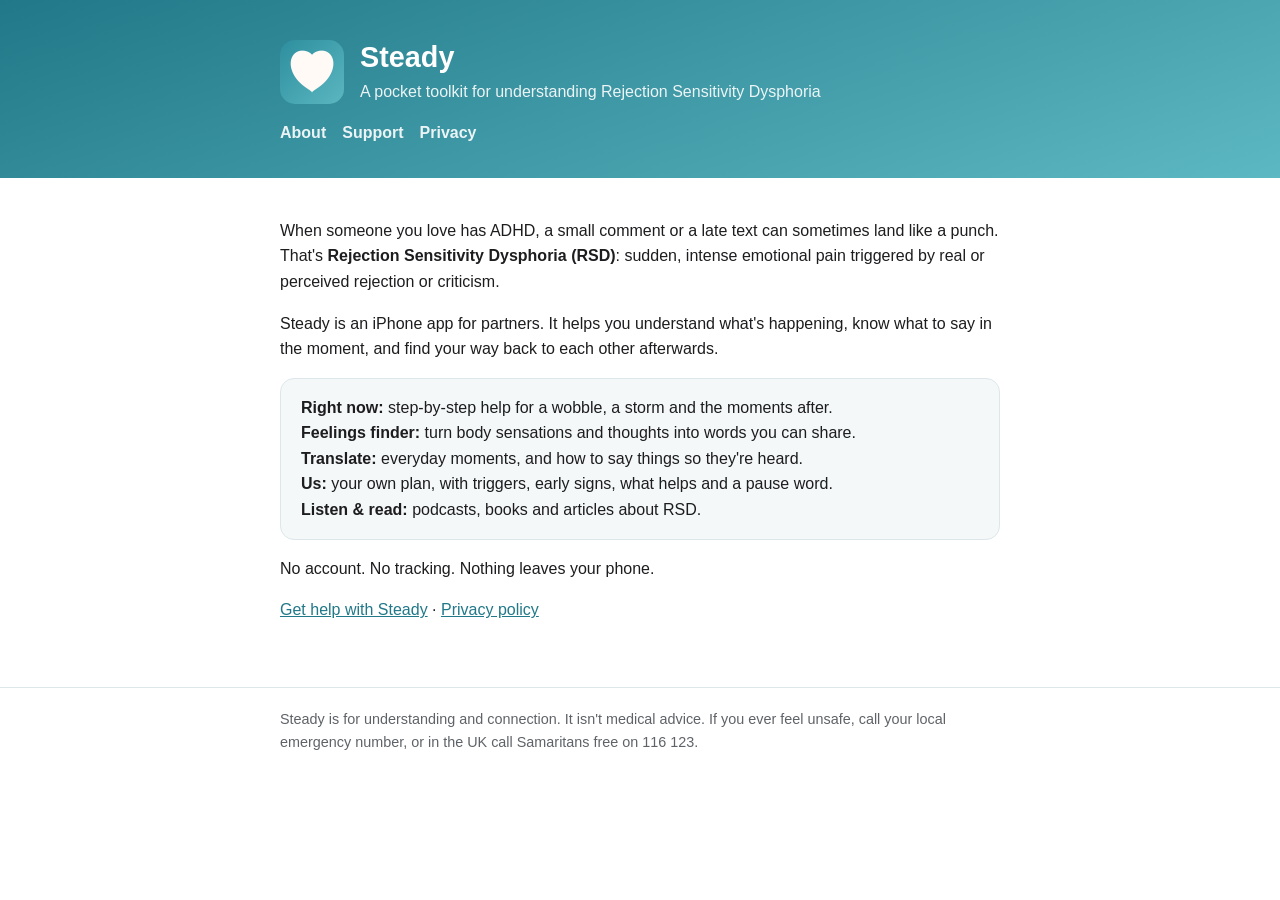
<file: docs/index.html>
<!doctype html>
<html lang="en-GB">
<head>
<meta charset="utf-8">
<meta name="viewport" content="width=device-width, initial-scale=1">
<title>Steady</title>
<link rel="icon" href="icon.png">
<link rel="stylesheet" href="style.css">
</head>
<body>
<header><div class="wrap">
  <div style="display:flex;align-items:center;gap:16px">
    <img src="icon.png" alt="">
    <div><h1>Steady</h1><p>A pocket toolkit for understanding Rejection Sensitivity Dysphoria</p></div>
  </div>
  <nav><a href="./">About</a><a href="support.html">Support</a><a href="privacy.html">Privacy</a></nav>
</div></header>
<main><div class="wrap">
<p>When someone you love has ADHD, a small comment or a late text can sometimes land like a punch. That's <strong>Rejection Sensitivity Dysphoria (RSD)</strong>: sudden, intense emotional pain triggered by real or perceived rejection or criticism.</p>
<p>Steady is an iPhone app for partners. It helps you understand what's happening, know what to say in the moment, and find your way back to each other afterwards.</p>
<div class="card">
  <strong>Right now:</strong> step-by-step help for a wobble, a storm and the moments after.<br>
  <strong>Feelings finder:</strong> turn body sensations and thoughts into words you can share.<br>
  <strong>Translate:</strong> everyday moments, and how to say things so they're heard.<br>
  <strong>Us:</strong> your own plan, with triggers, early signs, what helps and a pause word.<br>
  <strong>Listen &amp; read:</strong> podcasts, books and articles about RSD.
</div>
<p>No account. No tracking. Nothing leaves your phone.</p>
<p><a href="support.html">Get help with Steady</a> · <a href="privacy.html">Privacy policy</a></p>
</div></main>
<footer><div class="wrap">Steady is for understanding and connection. It isn't medical advice. If you ever feel unsafe, call your local emergency number, or in the UK call Samaritans free on 116 123.</div></footer>
</body>
</html>
</file>
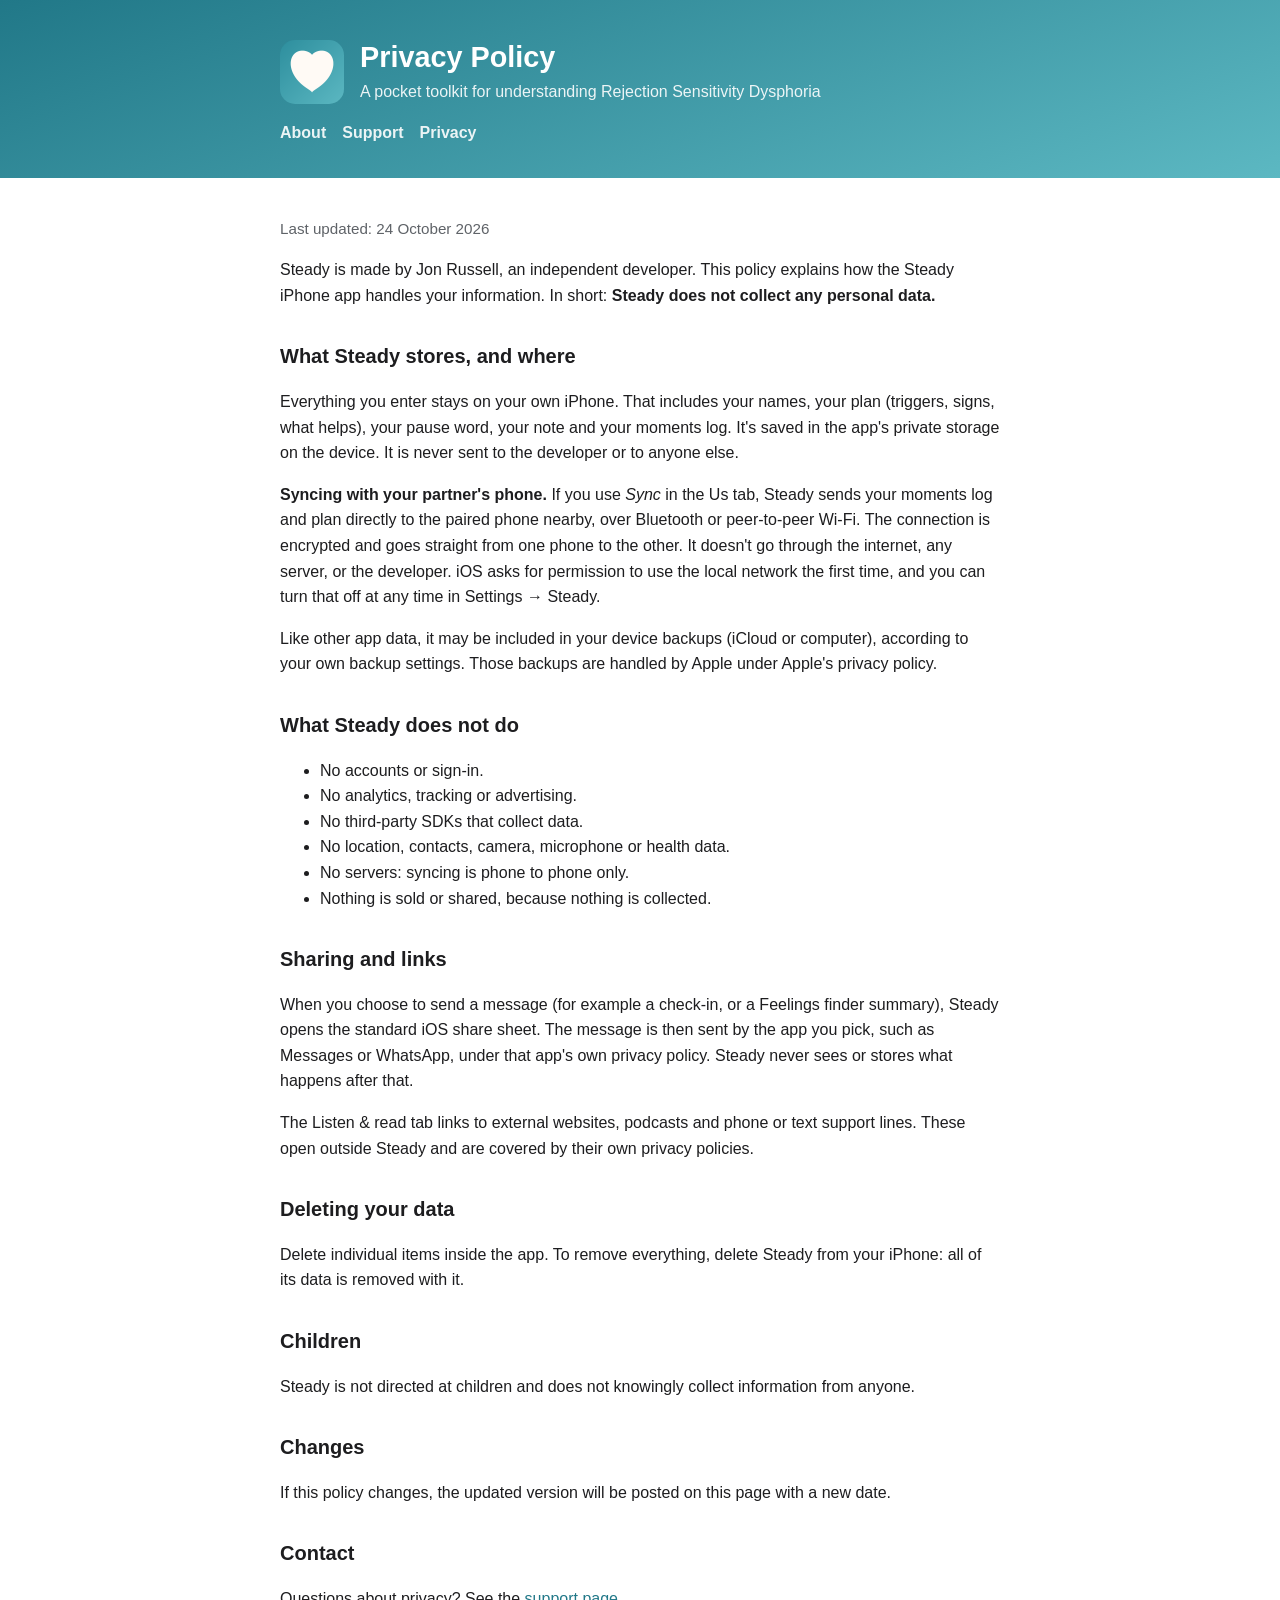
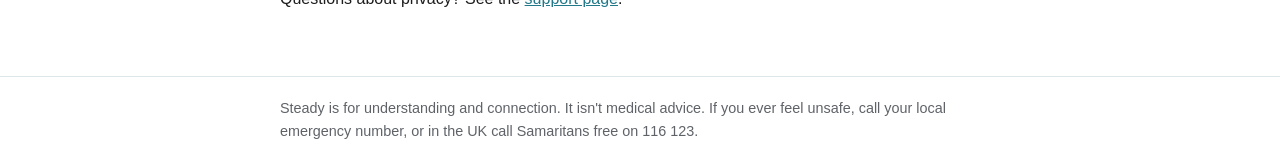
<file: docs/privacy.html>
<!doctype html>
<html lang="en-GB">
<head>
<meta charset="utf-8">
<meta name="viewport" content="width=device-width, initial-scale=1">
<title>Steady – Privacy Policy</title>
<link rel="icon" href="icon.png">
<link rel="stylesheet" href="style.css">
</head>
<body>
<header><div class="wrap">
  <div style="display:flex;align-items:center;gap:16px">
    <img src="icon.png" alt="">
    <div><h1>Privacy Policy</h1><p>A pocket toolkit for understanding Rejection Sensitivity Dysphoria</p></div>
  </div>
  <nav><a href="./">About</a><a href="support.html">Support</a><a href="privacy.html">Privacy</a></nav>
</div></header>
<main><div class="wrap">
<p class="muted">Last updated: 24 October 2026</p>
<p>Steady is made by Jon Russell, an independent developer. This policy explains how the Steady iPhone app handles your information. In short: <strong>Steady does not collect any personal data.</strong></p>

<h2>What Steady stores, and where</h2>
<p>Everything you enter stays on your own iPhone. That includes your names, your plan (triggers, signs, what helps), your pause word, your note and your moments log. It's saved in the app's private storage on the device. It is never sent to the developer or to anyone else.</p>
<p><strong>Syncing with your partner's phone.</strong> If you use <em>Sync</em> in the Us tab, Steady sends your moments log and plan directly to the paired phone nearby, over Bluetooth or peer-to-peer Wi-Fi. The connection is encrypted and goes straight from one phone to the other. It doesn't go through the internet, any server, or the developer. iOS asks for permission to use the local network the first time, and you can turn that off at any time in Settings → Steady.</p>
<p>Like other app data, it may be included in your device backups (iCloud or computer), according to your own backup settings. Those backups are handled by Apple under Apple's privacy policy.</p>

<h2>What Steady does not do</h2>
<ul>
  <li>No accounts or sign-in.</li>
  <li>No analytics, tracking or advertising.</li>
  <li>No third-party SDKs that collect data.</li>
  <li>No location, contacts, camera, microphone or health data.</li>
  <li>No servers: syncing is phone to phone only.</li>
  <li>Nothing is sold or shared, because nothing is collected.</li>
</ul>

<h2>Sharing and links</h2>
<p>When you choose to send a message (for example a check-in, or a Feelings finder summary), Steady opens the standard iOS share sheet. The message is then sent by the app you pick, such as Messages or WhatsApp, under that app's own privacy policy. Steady never sees or stores what happens after that.</p>
<p>The Listen &amp; read tab links to external websites, podcasts and phone or text support lines. These open outside Steady and are covered by their own privacy policies.</p>

<h2>Deleting your data</h2>
<p>Delete individual items inside the app. To remove everything, delete Steady from your iPhone: all of its data is removed with it.</p>

<h2>Children</h2>
<p>Steady is not directed at children and does not knowingly collect information from anyone.</p>

<h2>Changes</h2>
<p>If this policy changes, the updated version will be posted on this page with a new date.</p>

<h2>Contact</h2>
<p>Questions about privacy? See the <a href="support.html">support page</a>.</p>
</div></main>
<footer><div class="wrap">Steady is for understanding and connection. It isn't medical advice. If you ever feel unsafe, call your local emergency number, or in the UK call Samaritans free on 116 123.</div></footer>
</body>
</html>
</file>
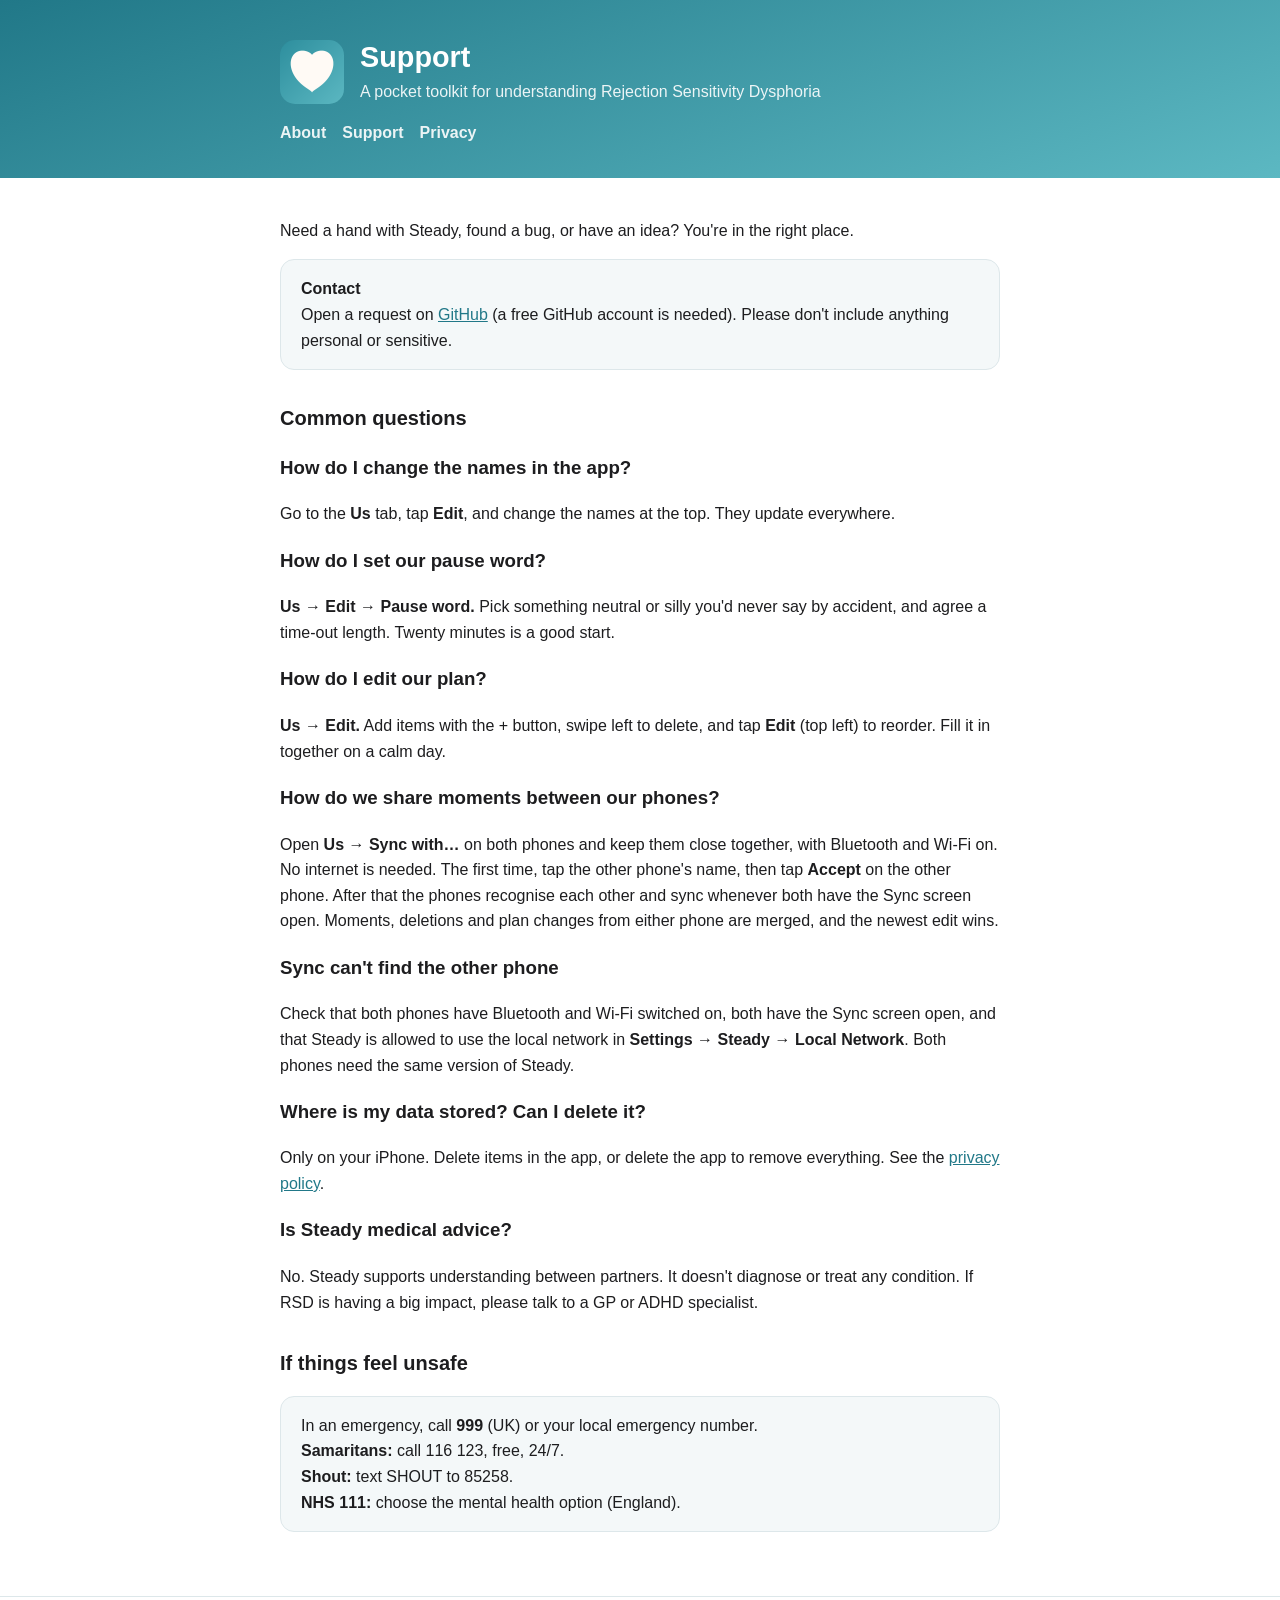
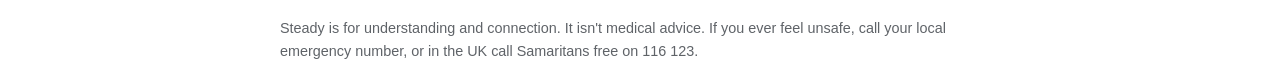
<file: docs/support.html>
<!doctype html>
<html lang="en-GB">
<head>
<meta charset="utf-8">
<meta name="viewport" content="width=device-width, initial-scale=1">
<title>Steady – Support</title>
<link rel="icon" href="icon.png">
<link rel="stylesheet" href="style.css">
</head>
<body>
<header><div class="wrap">
  <div style="display:flex;align-items:center;gap:16px">
    <img src="icon.png" alt="">
    <div><h1>Support</h1><p>A pocket toolkit for understanding Rejection Sensitivity Dysphoria</p></div>
  </div>
  <nav><a href="./">About</a><a href="support.html">Support</a><a href="privacy.html">Privacy</a></nav>
</div></header>
<main><div class="wrap">
<p>Need a hand with Steady, found a bug, or have an idea? You're in the right place.</p>

<div class="card">
  <strong>Contact</strong><br>
  Open a request on <a href="https://github.com/jondoesflow/RSD/issues/new">GitHub</a> (a free GitHub account is needed). Please don't include anything personal or sensitive.
</div>

<h2>Common questions</h2>

<h3>How do I change the names in the app?</h3>
<p>Go to the <strong>Us</strong> tab, tap <strong>Edit</strong>, and change the names at the top. They update everywhere.</p>

<h3>How do I set our pause word?</h3>
<p><strong>Us → Edit → Pause word.</strong> Pick something neutral or silly you'd never say by accident, and agree a time-out length. Twenty minutes is a good start.</p>

<h3>How do I edit our plan?</h3>
<p><strong>Us → Edit.</strong> Add items with the + button, swipe left to delete, and tap <strong>Edit</strong> (top left) to reorder. Fill it in together on a calm day.</p>

<h3>How do we share moments between our phones?</h3>
<p>Open <strong>Us → Sync with…</strong> on both phones and keep them close together, with Bluetooth and Wi-Fi on. No internet is needed. The first time, tap the other phone's name, then tap <strong>Accept</strong> on the other phone. After that the phones recognise each other and sync whenever both have the Sync screen open. Moments, deletions and plan changes from either phone are merged, and the newest edit wins.</p>

<h3>Sync can't find the other phone</h3>
<p>Check that both phones have Bluetooth and Wi-Fi switched on, both have the Sync screen open, and that Steady is allowed to use the local network in <strong>Settings → Steady → Local Network</strong>. Both phones need the same version of Steady.</p>

<h3>Where is my data stored? Can I delete it?</h3>
<p>Only on your iPhone. Delete items in the app, or delete the app to remove everything. See the <a href="privacy.html">privacy policy</a>.</p>

<h3>Is Steady medical advice?</h3>
<p>No. Steady supports understanding between partners. It doesn't diagnose or treat any condition. If RSD is having a big impact, please talk to a GP or ADHD specialist.</p>

<h2>If things feel unsafe</h2>
<div class="card">
  In an emergency, call <strong>999</strong> (UK) or your local emergency number.<br>
  <strong>Samaritans:</strong> call 116 123, free, 24/7.<br>
  <strong>Shout:</strong> text SHOUT to 85258.<br>
  <strong>NHS 111:</strong> choose the mental health option (England).
</div>
</div></main>
<footer><div class="wrap">Steady is for understanding and connection. It isn't medical advice. If you ever feel unsafe, call your local emergency number, or in the UK call Samaritans free on 116 123.</div></footer>
</body>
</html>
</file>
<file: docs/style.css>
:root {
  --teal: #217888;
  --teal-light: #5cb8c2;
  --text: #1d1d1f;
  --muted: #5f6368;
  --bg: #ffffff;
  --card: #f4f8f9;
  --line: #dde7ea;
}
@media (prefers-color-scheme: dark) {
  :root { --text: #f2f2f7; --muted: #aeb4b8; --bg: #111416; --card: #1b2124; --line: #2b3438; --teal: #6cc6d0; }
}
* { box-sizing: border-box; }
body {
  margin: 0;
  font-family: -apple-system, BlinkMacSystemFont, "Inter", "Segoe UI", Roboto, sans-serif;
  color: var(--text);
  background: var(--bg);
  line-height: 1.6;
}
header {
  background: linear-gradient(160deg, #217888, #5cb8c2);
  color: #fff;
  padding: 40px 16px 32px;
}
header img { width: 64px; height: 64px; border-radius: 15px; }
header h1 { margin: 0; font-size: 1.8rem; line-height: 1.2; }
header p { margin: 4px 0 0; opacity: 0.9; }
.wrap { max-width: 720px; margin: 0 auto; }
main { padding: 24px 16px 48px; }
h2 { margin-top: 2rem; font-size: 1.25rem; }
a { color: var(--teal); }
.card { background: var(--card); border: 1px solid var(--line); border-radius: 14px; padding: 16px 20px; margin: 16px 0; }
.muted { color: var(--muted); font-size: 0.95rem; }
nav { display: flex; gap: 16px; flex-wrap: wrap; margin-top: 16px; }
nav a { color: #fff; font-weight: 600; text-decoration: none; opacity: 0.9; }
nav a:hover { opacity: 1; text-decoration: underline; }
footer { border-top: 1px solid var(--line); padding: 20px 16px; color: var(--muted); font-size: 0.9rem; }
</file>
